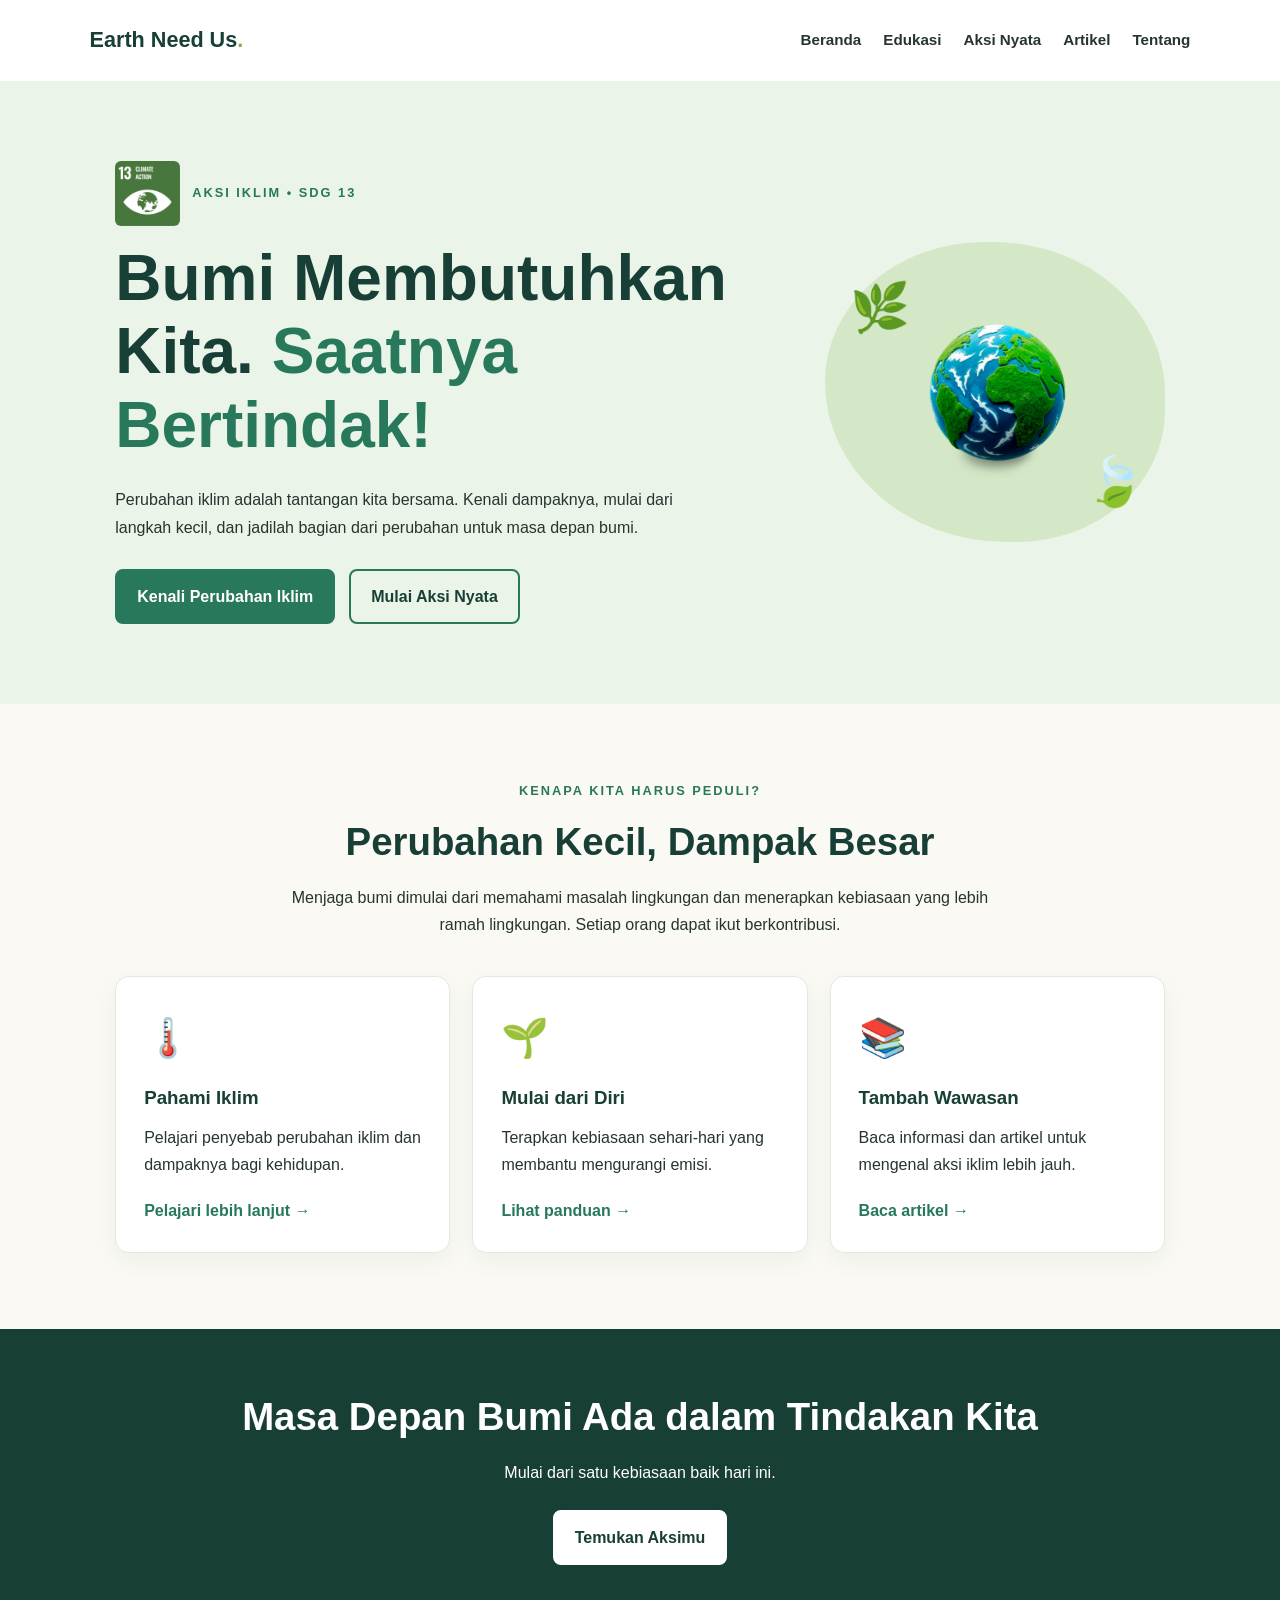
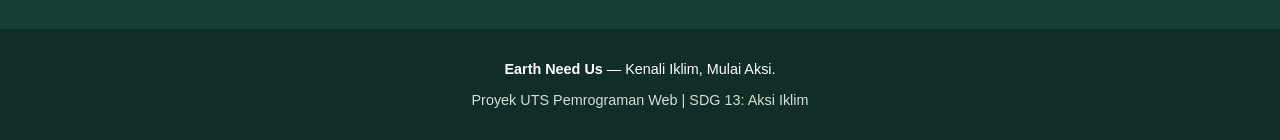
<file: index.html>
<!DOCTYPE html>
<html lang="id">
<head>
    <meta charset="UTF-8">
    <meta name="viewport" content="width=device-width, initial-scale=1.0">
    <title>Earth Need Us | Aksi Iklim</title>
    <meta name="description" content="Earth Need Us adalah website edukasi tentang perubahan iklim dan aksi menjaga bumi.">
    <link rel="stylesheet" href="style.css">
</head>
<body>

    <header class="site-header">
        <a href="index.html" class="logo">Earth Need Us<span>.</span></a>

        <nav aria-label="Navigasi utama">
            <a href="index.html">Beranda</a>
            <a href="edukasi.html">Edukasi</a>
            <a href="panduan.html">Aksi Nyata</a>
            <a href="artikel.html">Artikel</a>
            <a href="tentang.html">Tentang</a>
        </nav>
    </header>

    <main>
        <section class="hero">
           <div class="hero-content">
               
       
               
    <div class="hero-label">
         <img src="images/sdg13.png.webp"
             alt="Logo SDG 13 Climate Action"
             class="sdg-image">
        <p class="eyebrow">AKSI IKLIM • SDG 13</p>


    </div>

    <h1>Bumi Membutuhkan Kita. <span>Saatnya Bertindak!</span></h1>

    <p class="hero-description">
        Perubahan iklim adalah tantangan kita bersama.
        Kenali dampaknya, mulai dari langkah kecil, dan
        jadilah bagian dari perubahan untuk masa depan bumi.
    </p>

    <div class="hero-buttons">
        <a href="edukasi.html" class="button button-primary">
            Kenali Perubahan Iklim
        </a>

        <a href="panduan.html" class="button button-secondary">
            Mulai Aksi Nyata
        </a>
    </div>

</div>

                    </a>
                </div>
            </div>

            <div class="hero-visual">
    <img src="images/earth-hero.png"
         alt="Ilustrasi planet bumi"
         class="earth-image">
                <span class="leaf leaf-one">🌿</span>
                <span class="leaf leaf-two">🍃</span>
            </div>
        </section>

        <section class="intro section-container">
            <p class="eyebrow">KENAPA KITA HARUS PEDULI?</p>
            <h2>Perubahan Kecil, Dampak Besar</h2>
            <p>
                Menjaga bumi dimulai dari memahami masalah lingkungan
                dan menerapkan kebiasaan yang lebih ramah lingkungan.
                Setiap orang dapat ikut berkontribusi.
            </p>

            <div class="feature-grid">
                <article class="feature-card">
                    <span class="feature-icon">🌡️</span>
                    <h3>Pahami Iklim</h3>
                    <p>Pelajari penyebab perubahan iklim dan dampaknya bagi kehidupan.</p>
                    <a href="edukasi.html">Pelajari lebih lanjut →</a>
                </article>

                <article class="feature-card">
                    <span class="feature-icon">🌱</span>
                    <h3>Mulai dari Diri</h3>
                    <p>Terapkan kebiasaan sehari-hari yang membantu mengurangi emisi.</p>
                    <a href="panduan.html">Lihat panduan →</a>
                </article>

                <article class="feature-card">
                    <span class="feature-icon">📚</span>
                    <h3>Tambah Wawasan</h3>
                    <p>Baca informasi dan artikel untuk mengenal aksi iklim lebih jauh.</p>
                    <a href="artikel.html">Baca artikel →</a>
                </article>
            </div>
        </section>

        <section class="call-to-action">
            <h2>Masa Depan Bumi Ada dalam Tindakan Kita</h2>
            <p>Mulai dari satu kebiasaan baik hari ini.</p>
            <a href="panduan.html" class="button button-light">Temukan Aksimu</a>
        </section>
    </main>

    <footer class="site-footer">
        <p><strong>Earth Need Us</strong> — Kenali Iklim, Mulai Aksi.</p>
        <p>Proyek UTS Pemrograman Web | SDG 13: Aksi Iklim</p>
    </footer>

</body>
</html>
</file>
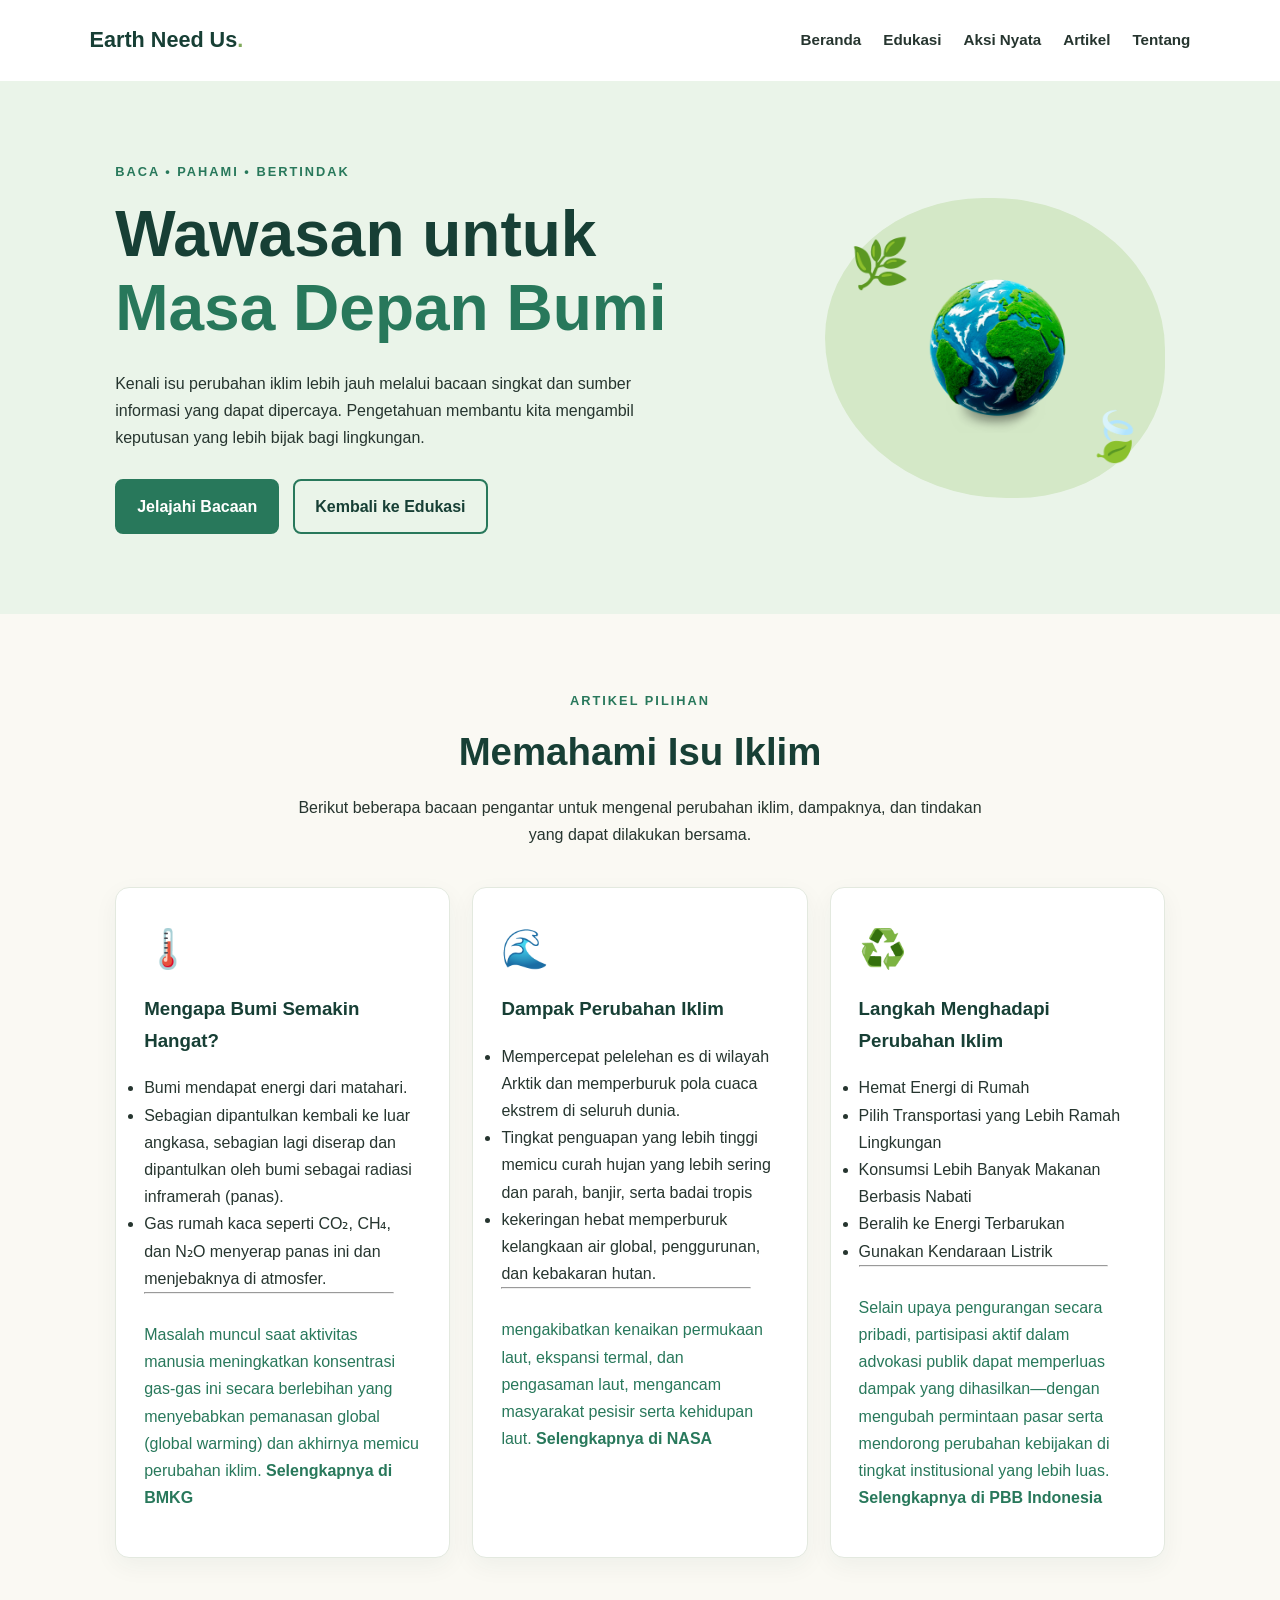
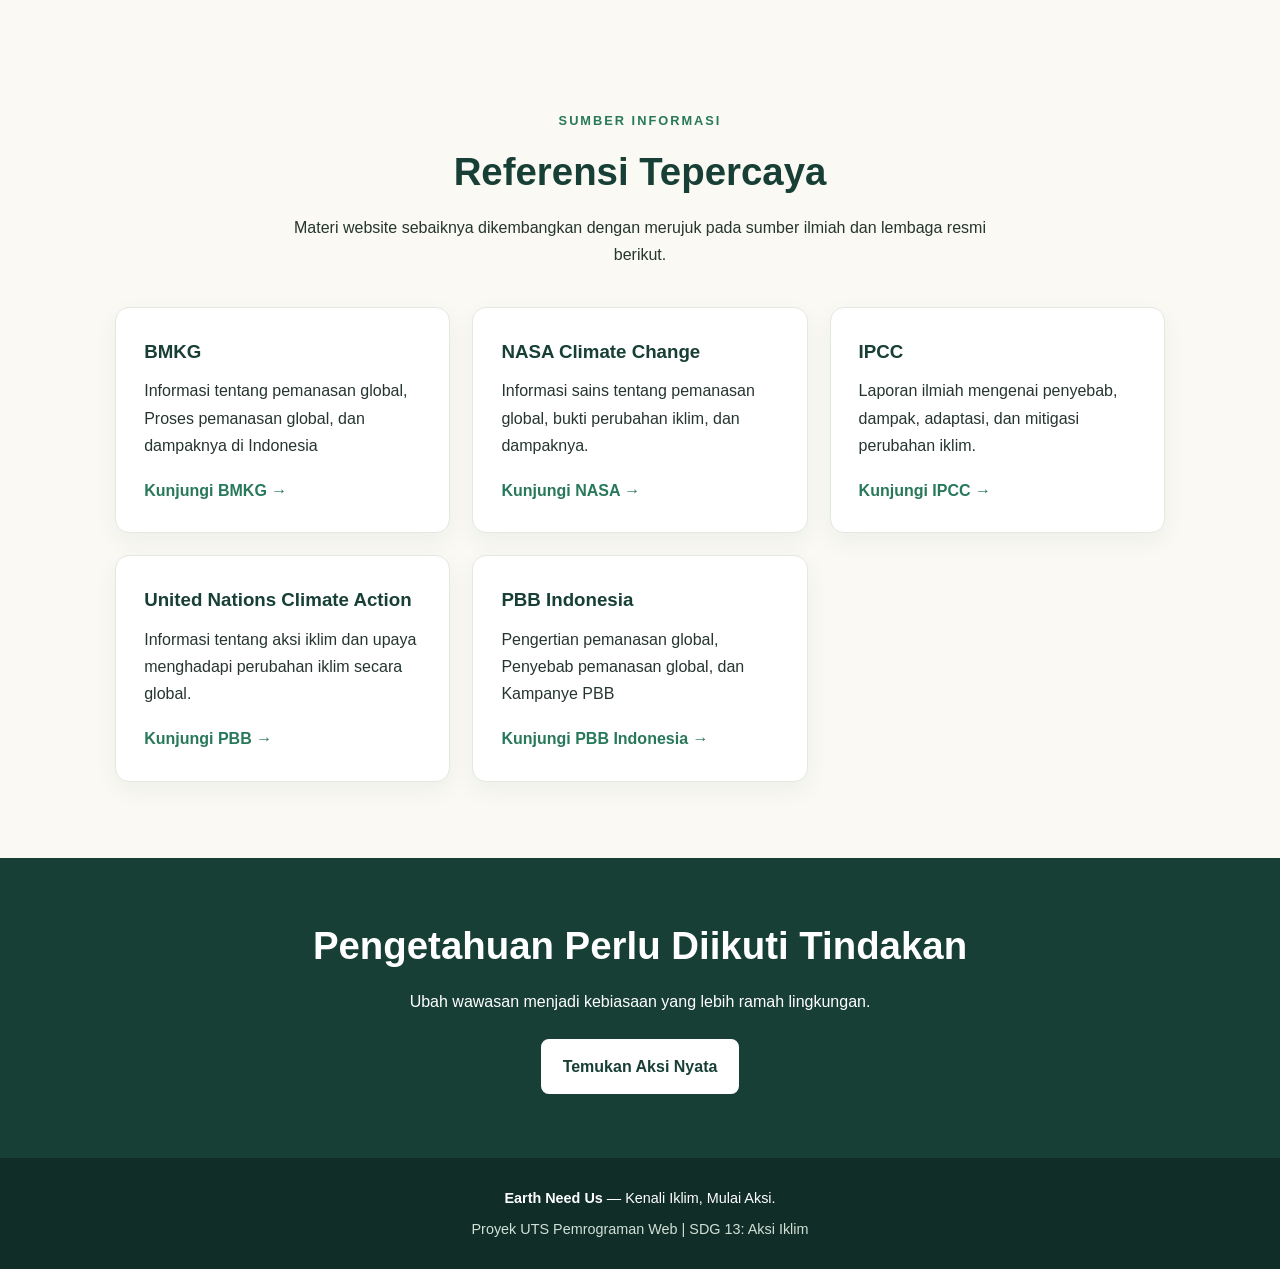
<file: artikel.html>
<!DOCTYPE html>
<html lang="id">
<head>
    <meta charset="UTF-8">
    <meta name="viewport" content="width=device-width, initial-scale=1.0">
    <title>Artikel Lingkungan | Earth Need Us</title>
    <meta name="description" content="Artikel edukasi tentang perubahan iklim, energi bersih, dan perlindungan lingkungan.">
    <link rel="stylesheet" href="style.css">
</head>
<body>

    <header class="site-header">
        <a href="index.html" class="logo">Earth Need Us<span>.</span></a>
        <nav aria-label="Navigasi utama">
            <a href="index.html">Beranda</a>
            <a href="edukasi.html">Edukasi</a>
            <a href="panduan.html">Aksi Nyata</a>
            <a href="artikel.html" aria-current="page">Artikel</a>
            <a href="tentang.html">Tentang</a>
        </nav>
    </header>

    <main>
        <section class="hero">
            <div class="hero-content">
                <p class="eyebrow">BACA • PAHAMI • BERTINDAK</p>
                <h1>Wawasan untuk <span>Masa Depan Bumi</span></h1>
                <p class="hero-description">
                    Kenali isu perubahan iklim lebih jauh melalui
                    bacaan singkat dan sumber informasi yang dapat
                    dipercaya. Pengetahuan membantu kita mengambil
                    keputusan yang lebih bijak bagi lingkungan.
                </p>
                <div class="hero-buttons">
                    <a href="#bacaan" class="button button-primary">
                        Jelajahi Bacaan
                    </a>
                    <a href="edukasi.html" class="button button-secondary">
                        Kembali ke Edukasi
                    </a>
                </div>
            </div>

          <div class="hero-visual">
    <img src="images/earth-hero.png"
         alt="Ilustrasi planet bumi"
         class="earth-image">
                <span class="leaf leaf-one">🌿</span>
                <span class="leaf leaf-two">🍃</span>
            </div>
        </section>

        <section class="section-container" id="bacaan">
            <p class="eyebrow">ARTIKEL PILIHAN</p>
            <h2>Memahami Isu Iklim</h2>
            <p>
                Berikut beberapa bacaan pengantar untuk mengenal
                perubahan iklim, dampaknya, dan tindakan yang dapat
                dilakukan bersama.
            </p>

            <div class="feature-grid">
                <article class="feature-card">
                    <span class="feature-icon">🌡️</span>
                    <h3>Mengapa Bumi Semakin Hangat?</h3>
                    <p>
                        <ul>
                            <li> Bumi mendapat energi dari matahari. </li>
                            <li>Sebagian dipantulkan kembali ke luar angkasa, 
                            sebagian lagi diserap dan dipantulkan oleh bumi sebagai radiasi inframerah (panas). </li>
                            <li> Gas rumah kaca seperti CO₂, CH₄, dan N₂O menyerap panas ini dan menjebaknya di atmosfer. </li>
                        </ul>
                        <hr style="width: 90%;"> 
                        <br>
                        <p class="expl-green">
                        
                        Masalah muncul saat aktivitas manusia meningkatkan konsentrasi gas-gas ini secara berlebihan 
                        yang menyebabkan pemanasan global (global warming) dan akhirnya memicu perubahan iklim.
                            <a href="https://gaw-bariri.bmkg.go.id/publikasi/gawsarium/243-perubahan-iklim"
                               target="_blank" rel="noopener noreferrer">
                                Selengkapnya di BMKG
                            </a>
                        </p>
                    </p>

                </article>

                <article class="feature-card">
                    <span class="feature-icon">🌊</span>
                    <h3>Dampak Perubahan Iklim</h3>
                    <p>
                        <ul>
                            <li>Mempercepat pelelehan es di wilayah Arktik dan memperburuk pola cuaca ekstrem di seluruh dunia. </li>
                            <li>Tingkat penguapan yang lebih tinggi memicu curah hujan yang lebih sering dan parah, banjir, serta badai tropis </li>
                            <li>kekeringan hebat memperburuk kelangkaan air global, penggurunan, dan kebakaran hutan.</li>
                        </ul>
                        <hr style="width: 90%;"> 
                        <br>
                        <p class="expl-green">
                            mengakibatkan kenaikan permukaan laut, 
                            ekspansi termal, dan pengasaman laut, mengancam masyarakat pesisir serta kehidupan laut.
                            <a href="https://climate.nasa.gov/"
                               target="_blank" rel="noopener noreferrer">
                                Selengkapnya di NASA
                            </a>
                        </p>
                    </p>

                </article>

                <article class="feature-card">
                    <span class="feature-icon">♻️</span>
                    <h3>Langkah Menghadapi Perubahan Iklim</h3>
                    <p>
                        <ul>
                            <li>Hemat Energi di Rumah </li>
                            <li> Pilih Transportasi yang Lebih Ramah Lingkungan </li>
                            <li> Konsumsi Lebih Banyak Makanan Berbasis Nabati </li>
                            <li>Beralih ke Energi Terbarukan</li>
                            <li>Gunakan Kendaraan Listrik</li>
                         </ul>
                        <hr style="width: 90%;"> 
                        <br>
                         <p class=" expl-green">
                             Selain upaya pengurangan secara pribadi, 
                             partisipasi aktif dalam advokasi publik dapat memperluas dampak yang dihasilkan—dengan mengubah 
                             permintaan pasar serta mendorong perubahan kebijakan di tingkat institusional yang lebih luas.
                            <a href="https://indonesia.un.org/id/172909-apa-itu-perubahan-iklim"
                               target="_blank" rel="noopener noreferrer">
                                Selengkapnya di PBB Indonesia
                            </a>
                         </p>

                    </p>

                </article>
            </div>
        </section>

        <section class="section-container">
            <p class="eyebrow">SUMBER INFORMASI</p>
            <h2>Referensi Tepercaya</h2>
            <p>
                Materi website sebaiknya dikembangkan dengan merujuk
                pada sumber ilmiah dan lembaga resmi berikut.
            </p>

            <div class="feature-grid">

                <article class="feature-card">
                    <h3> BMKG </h3>
                    <P>
                        Informasi tentang pemanasan global,
                        Proses pemanasan global, dan dampaknya di Indonesia
                    </P>
                    <a href="https://gaw-bariri.bmkg.go.id/publikasi/gawsarium/243-perubahan-iklim"
                       target="_blank" rel="noopener noreferrer">
                        Kunjungi BMKG →
                    </a>
                </article>


                <article class="feature-card">
                    <h3>NASA Climate Change</h3>
                    <p>
                        Informasi sains tentang pemanasan global,
                        bukti perubahan iklim, dan dampaknya.
                    </p>
                    <a href="https://climate.nasa.gov/"
                       target="_blank" rel="noopener noreferrer">
                        Kunjungi NASA →
                    </a>
                </article>

                <article class="feature-card">
                    <h3>IPCC</h3>
                    <p>
                        Laporan ilmiah mengenai penyebab, dampak,
                        adaptasi, dan mitigasi perubahan iklim.
                    </p>
                    <a href="https://www.ipcc.ch/"
                       target="_blank" rel="noopener noreferrer">
                        Kunjungi IPCC →
                    </a>
                </article>

                <article class="feature-card">
                    <h3>United Nations Climate Action</h3>
                    <p>
                        Informasi tentang aksi iklim dan upaya
                        menghadapi perubahan iklim secara global.
                    </p>
                    <a href="https://www.un.org/en/climatechange"
                       target="_blank" rel="noopener noreferrer">
                        Kunjungi PBB →
                    </a>
                </article>

                <article class="feature-card">
                    <h3> PBB Indonesia </h3>
                    <P>
                        Pengertian pemanasan global,
                       Penyebab pemanasan global, dan Kampanye PBB
                    </P>
                    <a href="https://indonesia.un.org/id/172909-apa-itu-perubahan-iklim"
                       target="_blank" rel="noopener noreferrer">
                        Kunjungi PBB Indonesia →
                    </a>
                </article>


            </div>
        </section>

        <section class="call-to-action">
            <h2>Pengetahuan Perlu Diikuti Tindakan</h2>
            <p>Ubah wawasan menjadi kebiasaan yang lebih ramah lingkungan.</p>
            <a href="panduan.html" class="button button-light">
                Temukan Aksi Nyata
            </a>
        </section>
    </main>

    <footer class="site-footer">
        <p><strong>Earth Need Us</strong> — Kenali Iklim, Mulai Aksi.</p>
        <p>Proyek UTS Pemrograman Web | SDG 13: Aksi Iklim</p>
    </footer>

</body>
</html>
</file>
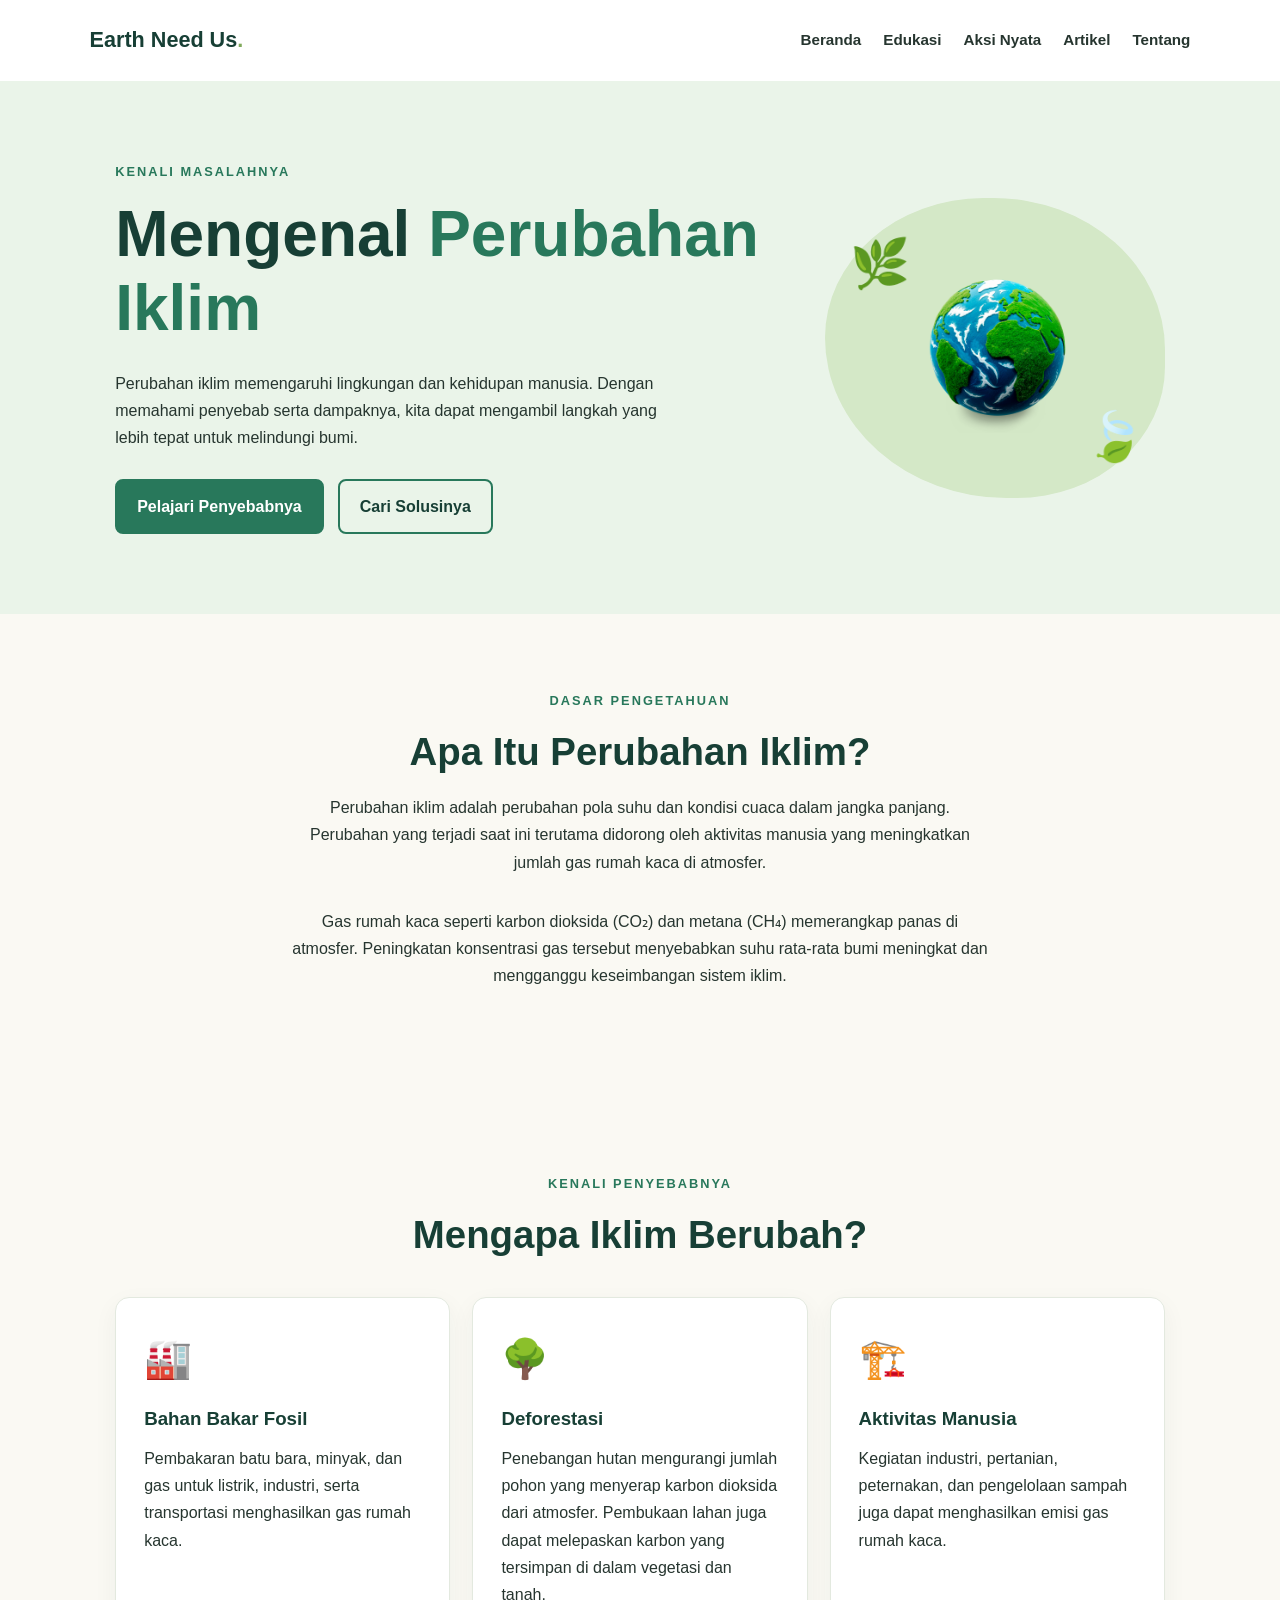
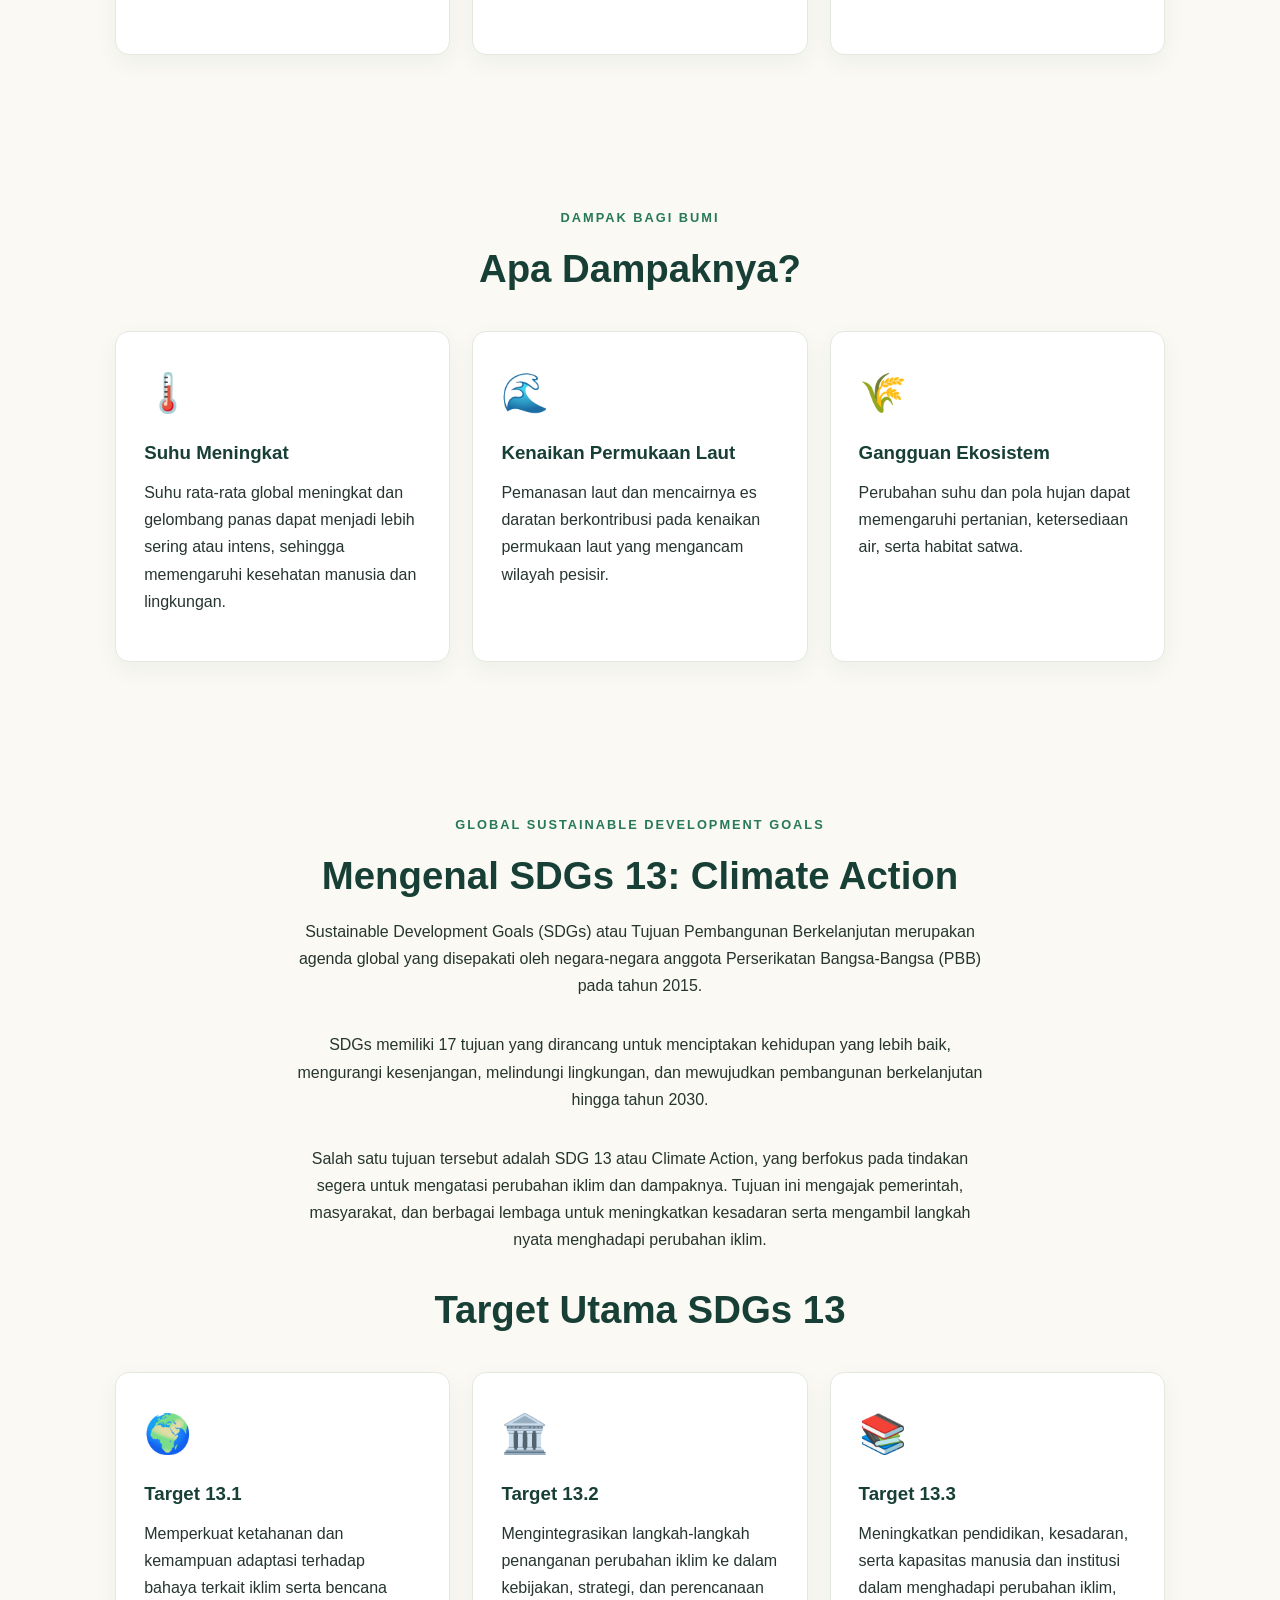
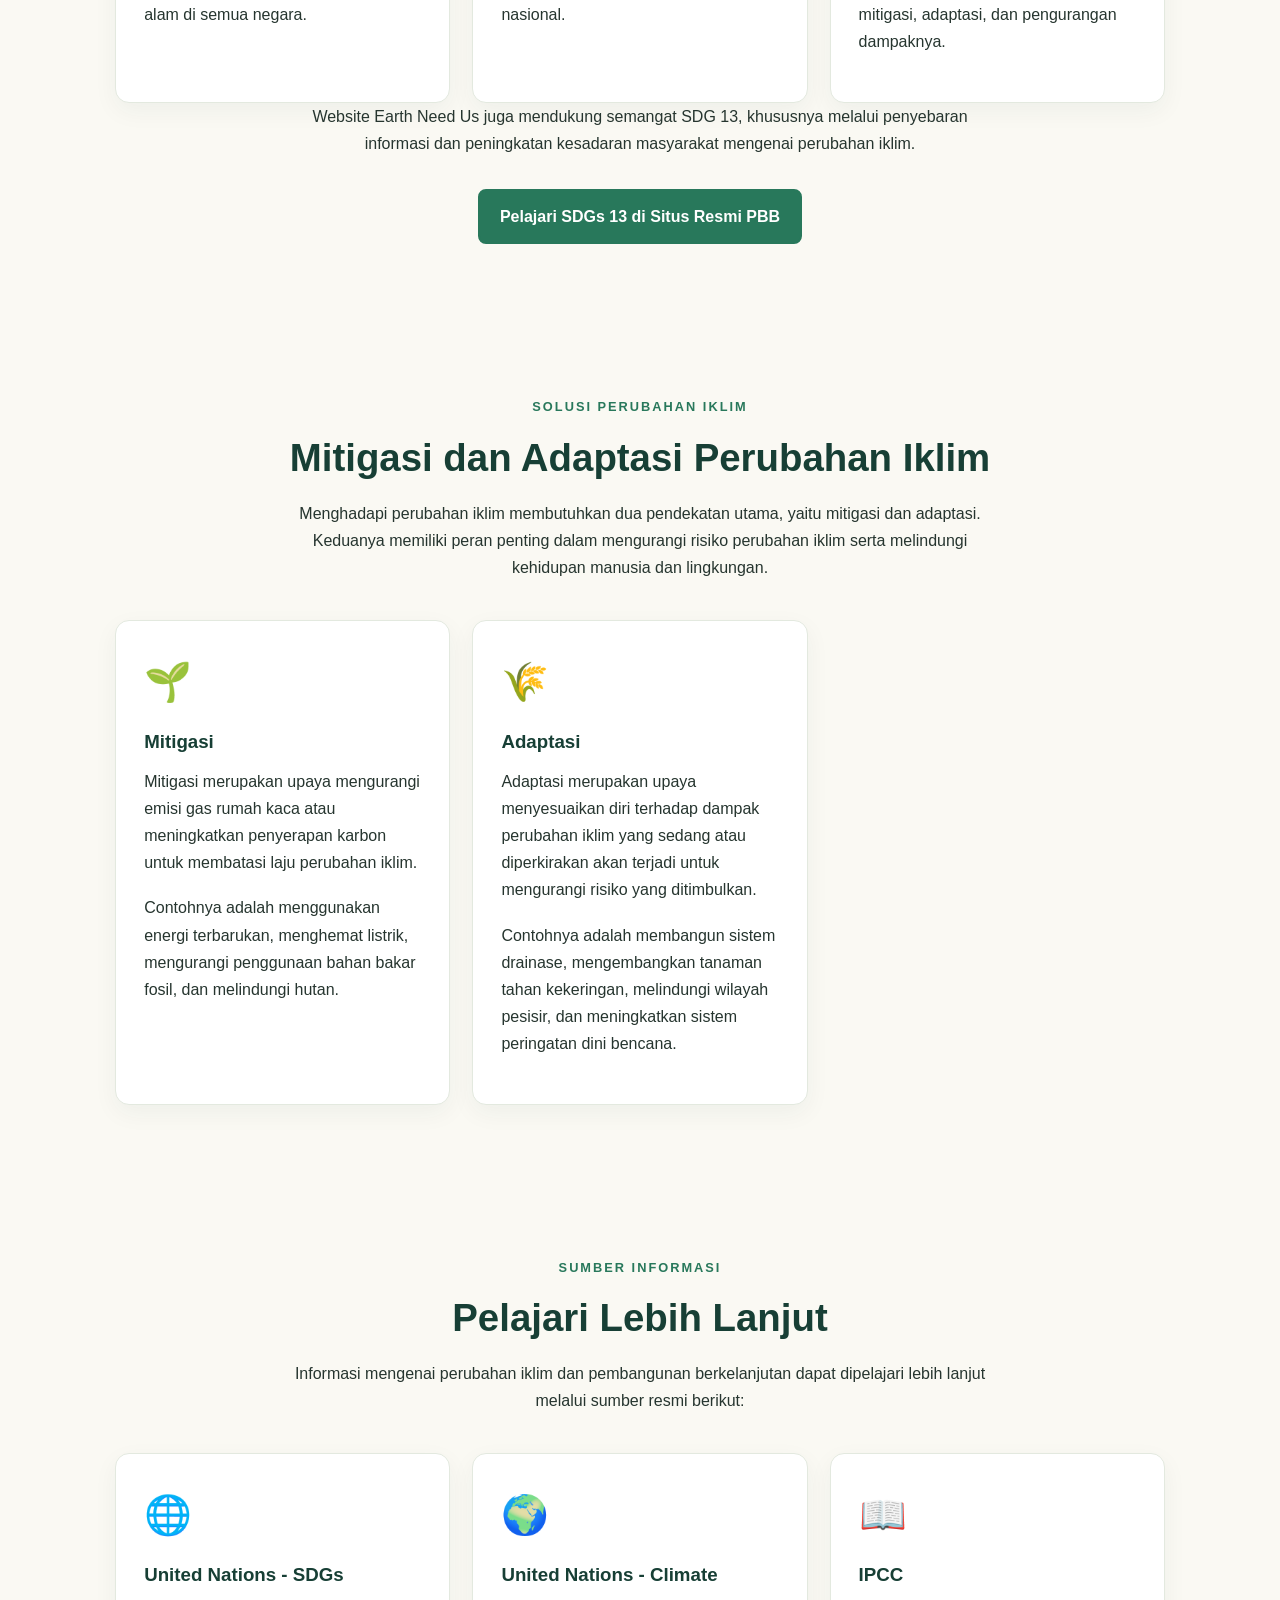
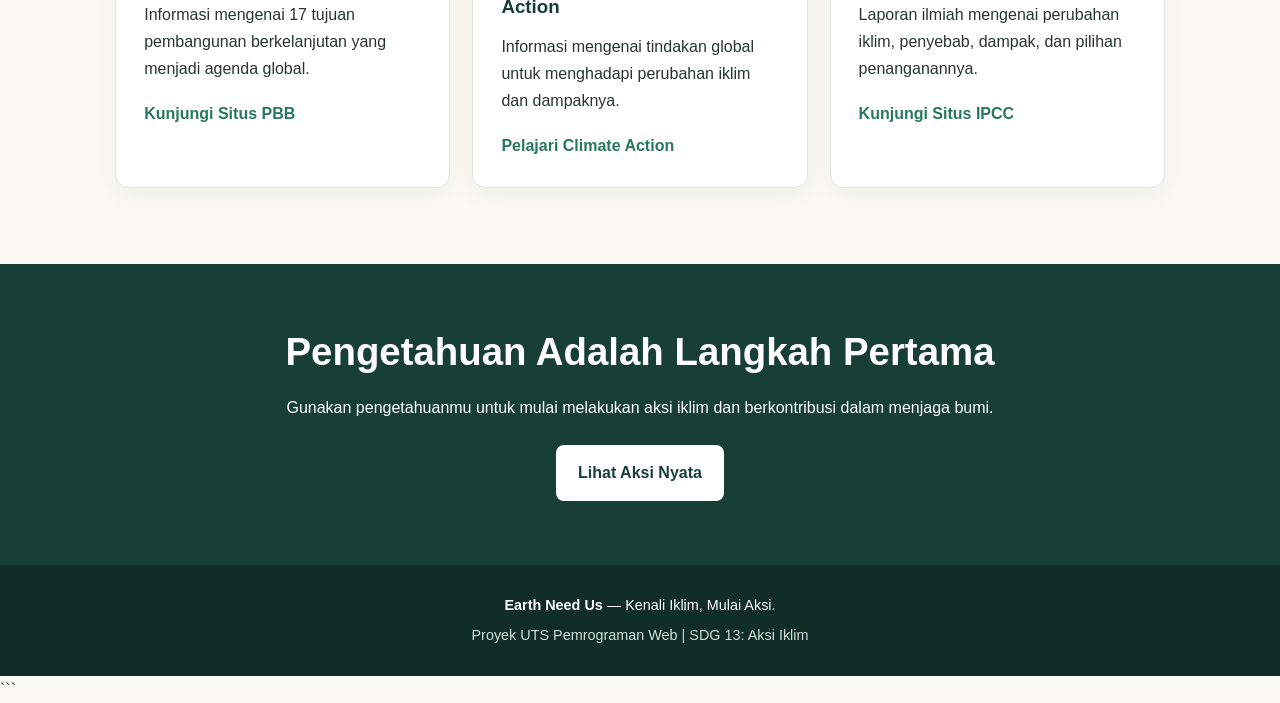
<file: edukasi.html>
<!DOCTYPE html>

<html lang="id">

<head>
    <meta charset="UTF-8">
    <meta name="viewport" content="width=device-width, initial-scale=1.0">


<title>Edukasi Perubahan Iklim | Earth Need Us</title>

<meta name="description" content="Pelajari pengertian, penyebab, dampak perubahan iklim, SDGs 13, serta upaya mitigasi dan adaptasi untuk melindungi bumi.">

<link rel="stylesheet" href="style.css">

</head>

<body>


<!-- HEADER -->
<header class="site-header">

    <a href="index.html" class="logo">
        Earth Need Us<span>.</span>
    </a>

    <nav aria-label="Navigasi utama">
        <a href="index.html">Beranda</a>
        <a href="edukasi.html" aria-current="page">Edukasi</a>
        <a href="panduan.html">Aksi Nyata</a>
        <a href="artikel.html">Artikel</a>
        <a href="tentang.html">Tentang</a>
    </nav>

</header>


<main>

    <!-- HERO SECTION -->
    <section class="hero">

        <div class="hero-content">

            <p class="eyebrow">KENALI MASALAHNYA</p>

            <h1>
                Mengenal <span>Perubahan Iklim</span>
            </h1>

            <p class="hero-description">
                Perubahan iklim memengaruhi lingkungan dan kehidupan
                manusia. Dengan memahami penyebab serta dampaknya,
                kita dapat mengambil langkah yang lebih tepat untuk
                melindungi bumi.
            </p>

            <div class="hero-buttons">

                <a href="#penyebab" class="button button-primary">
                    Pelajari Penyebabnya
                </a>

                <a href="panduan.html" class="button button-secondary">
                    Cari Solusinya
                </a>

            </div>

        </div>

         <div class="hero-visual">
    <img src="images/earth-hero.png"
         alt="Ilustrasi planet bumi"
         class="earth-image">
                <span class="leaf leaf-one">🌿</span>
                <span class="leaf leaf-two">🍃</span>
            </div>
    </section>


    <!-- PENGERTIAN PERUBAHAN IKLIM -->
    <section class="section-container">

        <p class="eyebrow">DASAR PENGETAHUAN</p>

        <h2>Apa Itu Perubahan Iklim?</h2>

        <p>
            Perubahan iklim adalah perubahan pola suhu dan kondisi
            cuaca dalam jangka panjang. Perubahan yang terjadi saat
            ini terutama didorong oleh aktivitas manusia yang
            meningkatkan jumlah gas rumah kaca di atmosfer.
        </p>

        <p>
            Gas rumah kaca seperti karbon dioksida (CO₂) dan metana (CH₄)
            memerangkap panas di atmosfer. Peningkatan konsentrasi gas
            tersebut menyebabkan suhu rata-rata bumi meningkat dan
            mengganggu keseimbangan sistem iklim.
        </p>

    </section>


    <!-- PENYEBAB PERUBAHAN IKLIM -->
    <section class="section-container" id="penyebab">

        <p class="eyebrow">KENALI PENYEBABNYA</p>

        <h2>Mengapa Iklim Berubah?</h2>

        <div class="feature-grid">

            <article class="feature-card">

                <span class="feature-icon">🏭</span>

                <h3>Bahan Bakar Fosil</h3>

                <p>
                    Pembakaran batu bara, minyak, dan gas untuk
                    listrik, industri, serta transportasi
                    menghasilkan gas rumah kaca.
                </p>

            </article>


            <article class="feature-card">

                <span class="feature-icon">🌳</span>

                <h3>Deforestasi</h3>

                <p>
                    Penebangan hutan mengurangi jumlah pohon yang
                    menyerap karbon dioksida dari atmosfer.
                    Pembukaan lahan juga dapat melepaskan karbon
                    yang tersimpan di dalam vegetasi dan tanah.
                </p>

            </article>


            <article class="feature-card">

                <span class="feature-icon">🏗️</span>

                <h3>Aktivitas Manusia</h3>

                <p>
                    Kegiatan industri, pertanian, peternakan,
                    dan pengelolaan sampah juga dapat menghasilkan
                    emisi gas rumah kaca.
                </p>

            </article>

        </div>

    </section>


    <!-- DAMPAK PERUBAHAN IKLIM -->
    <section class="section-container">

        <p class="eyebrow">DAMPAK BAGI BUMI</p>

        <h2>Apa Dampaknya?</h2>

        <div class="feature-grid">

            <article class="feature-card">

                <span class="feature-icon">🌡️</span>

                <h3>Suhu Meningkat</h3>

                <p>
                    Suhu rata-rata global meningkat dan gelombang
                    panas dapat menjadi lebih sering atau intens,
                    sehingga memengaruhi kesehatan manusia
                    dan lingkungan.
                </p>

            </article>


            <article class="feature-card">

                <span class="feature-icon">🌊</span>

                <h3>Kenaikan Permukaan Laut</h3>

                <p>
                    Pemanasan laut dan mencairnya es daratan
                    berkontribusi pada kenaikan permukaan laut
                    yang mengancam wilayah pesisir.
                </p>

            </article>


            <article class="feature-card">

                <span class="feature-icon">🌾</span>

                <h3>Gangguan Ekosistem</h3>

                <p>
                    Perubahan suhu dan pola hujan dapat memengaruhi
                    pertanian, ketersediaan air, serta habitat satwa.
                </p>

            </article>

        </div>

    </section>


    <!-- MENGENAL SDGS 13 -->
    <section class="section-container" id="sdgs">

        <p class="eyebrow">GLOBAL SUSTAINABLE DEVELOPMENT GOALS</p>

        <h2>Mengenal SDGs 13: Climate Action</h2>

        <p>
            Sustainable Development Goals (SDGs) atau Tujuan
            Pembangunan Berkelanjutan merupakan agenda global
            yang disepakati oleh negara-negara anggota Perserikatan
            Bangsa-Bangsa (PBB) pada tahun 2015.
        </p>

        <p>
            SDGs memiliki 17 tujuan yang dirancang untuk menciptakan
            kehidupan yang lebih baik, mengurangi kesenjangan,
            melindungi lingkungan, dan mewujudkan pembangunan
            berkelanjutan hingga tahun 2030.
        </p>

        <p>
            Salah satu tujuan tersebut adalah SDG 13 atau
            Climate Action, yang berfokus pada tindakan segera
            untuk mengatasi perubahan iklim dan dampaknya.
            Tujuan ini mengajak pemerintah, masyarakat, dan
            berbagai lembaga untuk meningkatkan kesadaran serta
            mengambil langkah nyata menghadapi perubahan iklim.
        </p>


        <h2>Target Utama SDGs 13</h2>

        <div class="feature-grid">

            <article class="feature-card">

                <span class="feature-icon">🌍</span>

                <h3>Target 13.1</h3>

                <p>
                    Memperkuat ketahanan dan kemampuan adaptasi
                    terhadap bahaya terkait iklim serta bencana
                    alam di semua negara.
                </p>

            </article>


            <article class="feature-card">

                <span class="feature-icon">🏛️</span>

                <h3>Target 13.2</h3>

                <p>
                    Mengintegrasikan langkah-langkah penanganan
                    perubahan iklim ke dalam kebijakan, strategi,
                    dan perencanaan nasional.
                </p>

            </article>


            <article class="feature-card">

                <span class="feature-icon">📚</span>

                <h3>Target 13.3</h3>

                <p>
                    Meningkatkan pendidikan, kesadaran, serta
                    kapasitas manusia dan institusi dalam
                    menghadapi perubahan iklim, mitigasi,
                    adaptasi, dan pengurangan dampaknya.
                </p>

            </article>

        </div>


        <p>
            Website Earth Need Us juga mendukung semangat SDG 13,
            khususnya melalui penyebaran informasi dan peningkatan
            kesadaran masyarakat mengenai perubahan iklim.
        </p>

        <a href="https://sdgs.un.org/goals/goal13"
            target="_blank"
            rel="noopener noreferrer"
            class="button button-primary">

            Pelajari SDGs 13 di Situs Resmi PBB

        </a>

    </section>


    <!-- MITIGASI DAN ADAPTASI -->
    <section class="section-container" id="mitigasi-adaptasi">

        <p class="eyebrow">SOLUSI PERUBAHAN IKLIM</p>

        <h2>Mitigasi dan Adaptasi Perubahan Iklim</h2>

        <p>
            Menghadapi perubahan iklim membutuhkan dua pendekatan
            utama, yaitu mitigasi dan adaptasi. Keduanya memiliki
            peran penting dalam mengurangi risiko perubahan iklim
            serta melindungi kehidupan manusia dan lingkungan.
        </p>

        <div class="feature-grid">

            <article class="feature-card">

                <span class="feature-icon">🌱</span>

                <h3>Mitigasi</h3>

                <p>
                    Mitigasi merupakan upaya mengurangi emisi
                    gas rumah kaca atau meningkatkan penyerapan
                    karbon untuk membatasi laju perubahan iklim.
                </p>

                <p>
                    Contohnya adalah menggunakan energi terbarukan,
                    menghemat listrik, mengurangi penggunaan
                    bahan bakar fosil, dan melindungi hutan.
                </p>

            </article>


            <article class="feature-card">

                <span class="feature-icon">🌾</span>

                <h3>Adaptasi</h3>

                <p>
                    Adaptasi merupakan upaya menyesuaikan diri
                    terhadap dampak perubahan iklim yang sedang
                    atau diperkirakan akan terjadi untuk
                    mengurangi risiko yang ditimbulkan.
                </p>

                <p>
                    Contohnya adalah membangun sistem drainase,
                    mengembangkan tanaman tahan kekeringan,
                    melindungi wilayah pesisir, dan meningkatkan
                    sistem peringatan dini bencana.
                </p>

            </article>

        </div>

    </section>


    <!-- SUMBER REFERENSI -->
    <section class="section-container">

        <p class="eyebrow">SUMBER INFORMASI</p>

        <h2>Pelajari Lebih Lanjut</h2>

        <p>
            Informasi mengenai perubahan iklim dan pembangunan
            berkelanjutan dapat dipelajari lebih lanjut melalui
            sumber resmi berikut:
        </p>

        <div class="feature-grid">

            <article class="feature-card">

                <span class="feature-icon">🌐 </span>

                <h3>United Nations - SDGs</h3>

                <p>
                    Informasi mengenai 17 tujuan pembangunan
                    berkelanjutan yang menjadi agenda global.
                </p>

                <a href="https://sdgs.un.org/goals"
                    target="_blank"
                    rel="noopener noreferrer">

                    Kunjungi Situs PBB

                </a>

            </article>


            <article class="feature-card">

                <span class="feature-icon">🌍</span>

                <h3>United Nations - Climate Action</h3>

                <p>
                    Informasi mengenai tindakan global untuk
                    menghadapi perubahan iklim dan dampaknya.
                </p>

                <a href="https://www.un.org/en/climatechange"
                    target="_blank"
                    rel="noopener noreferrer">

                    Pelajari Climate Action

                </a>

            </article>


            <article class="feature-card">

                <span class="feature-icon">📖</span>

                <h3>IPCC</h3>

                <p>
                    Laporan ilmiah mengenai perubahan iklim,
                    penyebab, dampak, dan pilihan penanganannya.
                </p>

                <a href="https://www.ipcc.ch/"
                    target="_blank"
                    rel="noopener noreferrer">

                    Kunjungi Situs IPCC

                </a>

            </article>

        </div>

    </section>


    <!-- CALL TO ACTION -->
    <section class="call-to-action">

        <h2>Pengetahuan Adalah Langkah Pertama</h2>

        <p>
            Gunakan pengetahuanmu untuk mulai melakukan
            aksi iklim dan berkontribusi dalam menjaga bumi.
        </p>

        <a href="panduan.html" class="button button-light">
            Lihat Aksi Nyata
        </a>

    </section>

</main>


<!-- FOOTER -->
<footer class="site-footer">

    <p>
        <strong>Earth Need Us</strong> — Kenali Iklim, Mulai Aksi.
    </p>

    <p>
        Proyek UTS Pemrograman Web | SDG 13: Aksi Iklim
    </p>

</footer>
```

</body>

</html>
</file>
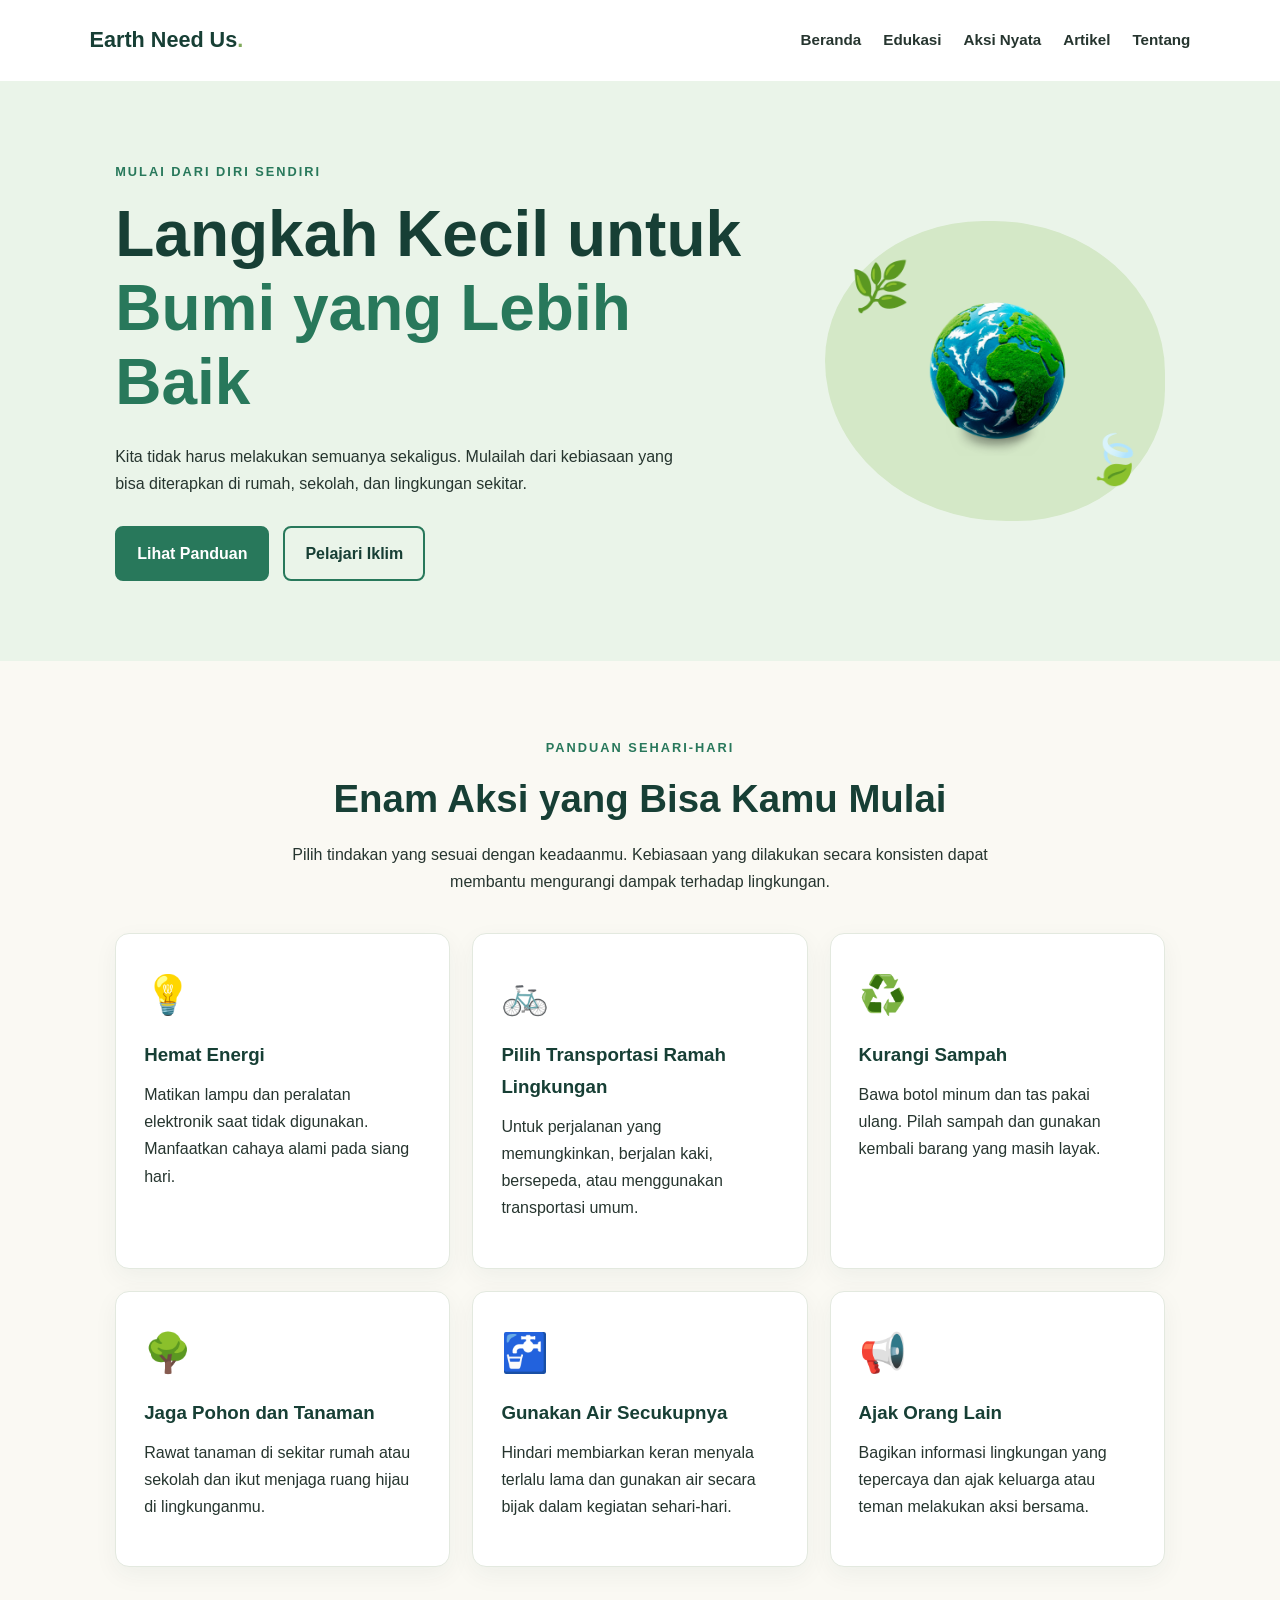
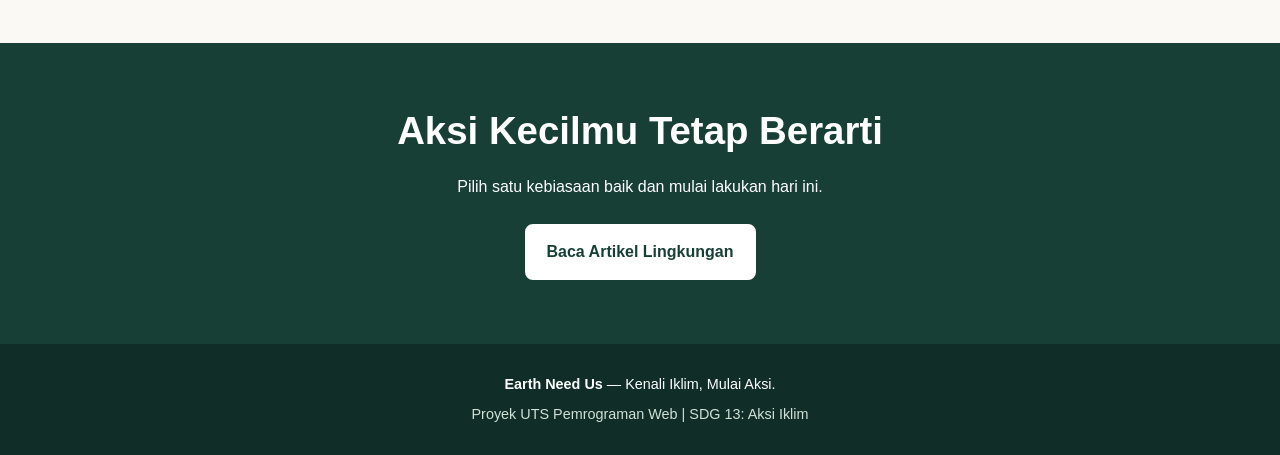
<file: panduan.html>
<!DOCTYPE html>
<html lang="id">
<head>
    <meta charset="UTF-8">
    <meta name="viewport" content="width=device-width, initial-scale=1.0">
    <title>Aksi Nyata | Earth Need Us</title>
    <meta name="description" content="Panduan tindakan sehari-hari untuk membantu menjaga lingkungan dan mengurangi emisi.">
    <link rel="stylesheet" href="style.css">
</head>
<body>

    <header class="site-header">
        <a href="index.html" class="logo">Earth Need Us<span>.</span></a>

        <nav aria-label="Navigasi utama">
            <a href="index.html">Beranda</a>
            <a href="edukasi.html">Edukasi</a>
            <a href="panduan.html" aria-current="page">Aksi Nyata</a>
            <a href="artikel.html">Artikel</a>
            <a href="tentang.html">Tentang</a>
        </nav>
    </header>

    <main>
        <section class="hero">
            <div class="hero-content">
                <p class="eyebrow">MULAI DARI DIRI SENDIRI</p>
                <h1>Langkah Kecil untuk <span>Bumi yang Lebih Baik</span></h1>
                <p class="hero-description">
                    Kita tidak harus melakukan semuanya sekaligus.
                    Mulailah dari kebiasaan yang bisa diterapkan di rumah,
                    sekolah, dan lingkungan sekitar.
                </p>
                <div class="hero-buttons">
                    <a href="#aksi" class="button button-primary">
                        Lihat Panduan
                    </a>
                    <a href="edukasi.html" class="button button-secondary">
                        Pelajari Iklim
                    </a>
                </div>
            </div>

            <div class="hero-visual">
    <img src="images/earth-hero.png"
         alt="Ilustrasi planet bumi"
         class="earth-image">
                <span class="leaf leaf-one">🌿</span>
                <span class="leaf leaf-two">🍃</span>
            </div>
        </section>

        <section class="section-container" id="aksi">
            <p class="eyebrow">PANDUAN SEHARI-HARI</p>
            <h2>Enam Aksi yang Bisa Kamu Mulai</h2>
            <p>
                Pilih tindakan yang sesuai dengan keadaanmu.
                Kebiasaan yang dilakukan secara konsisten dapat membantu
                mengurangi dampak terhadap lingkungan.
            </p>

            <div class="feature-grid">
                <article class="feature-card">
                    <span class="feature-icon">💡</span>
                    <h3>Hemat Energi</h3>
                    <p>
                        Matikan lampu dan peralatan elektronik saat tidak
                        digunakan. Manfaatkan cahaya alami pada siang hari.
                    </p>
                </article>

                <article class="feature-card">
                    <span class="feature-icon">🚲</span>
                    <h3>Pilih Transportasi Ramah Lingkungan</h3>
                    <p>
                        Untuk perjalanan yang memungkinkan, berjalan kaki,
                        bersepeda, atau menggunakan transportasi umum.
                    </p>
                </article>

                <article class="feature-card">
                    <span class="feature-icon">♻️</span>
                    <h3>Kurangi Sampah</h3>
                    <p>
                        Bawa botol minum dan tas pakai ulang. Pilah sampah
                        dan gunakan kembali barang yang masih layak.
                    </p>
                </article>

                <article class="feature-card">
                    <span class="feature-icon">🌳</span>
                    <h3>Jaga Pohon dan Tanaman</h3>
                    <p>
                        Rawat tanaman di sekitar rumah atau sekolah dan
                        ikut menjaga ruang hijau di lingkunganmu.
                    </p>
                </article>

                <article class="feature-card">
                    <span class="feature-icon">🚰</span>
                    <h3>Gunakan Air Secukupnya</h3>
                    <p>
                        Hindari membiarkan keran menyala terlalu lama dan
                        gunakan air secara bijak dalam kegiatan sehari-hari.
                    </p>
                </article>

                <article class="feature-card">
                    <span class="feature-icon">📢</span>
                    <h3>Ajak Orang Lain</h3>
                    <p>
                        Bagikan informasi lingkungan yang tepercaya dan
                        ajak keluarga atau teman melakukan aksi bersama.
                    </p>
                </article>
            </div>
        </section>

        <section class="call-to-action">
            <h2>Aksi Kecilmu Tetap Berarti</h2>
            <p>Pilih satu kebiasaan baik dan mulai lakukan hari ini.</p>
            <a href="artikel.html" class="button button-light">
                Baca Artikel Lingkungan
            </a>
        </section>
    </main>

    <footer class="site-footer">
        <p><strong>Earth Need Us</strong> — Kenali Iklim, Mulai Aksi.</p>
        <p>Proyek UTS Pemrograman Web | SDG 13: Aksi Iklim</p>
    </footer>

</body>
</html>
</file>
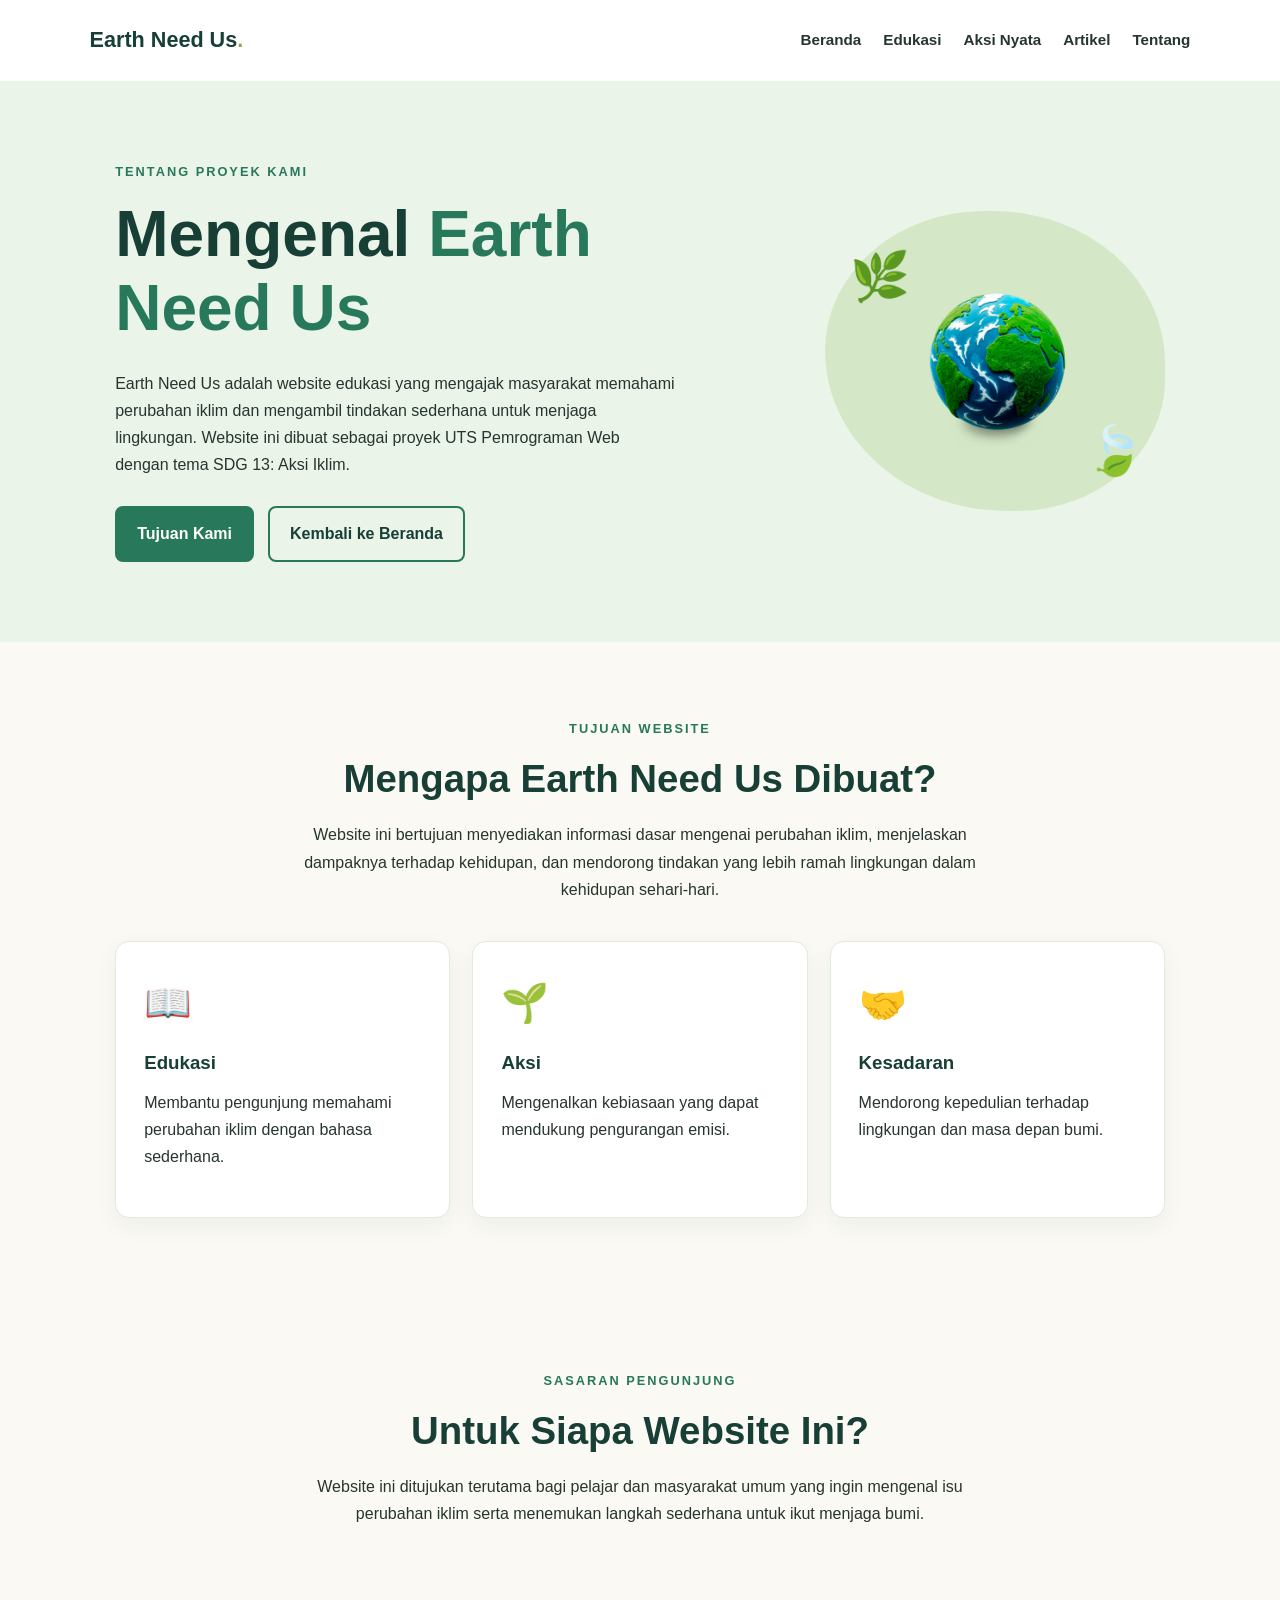
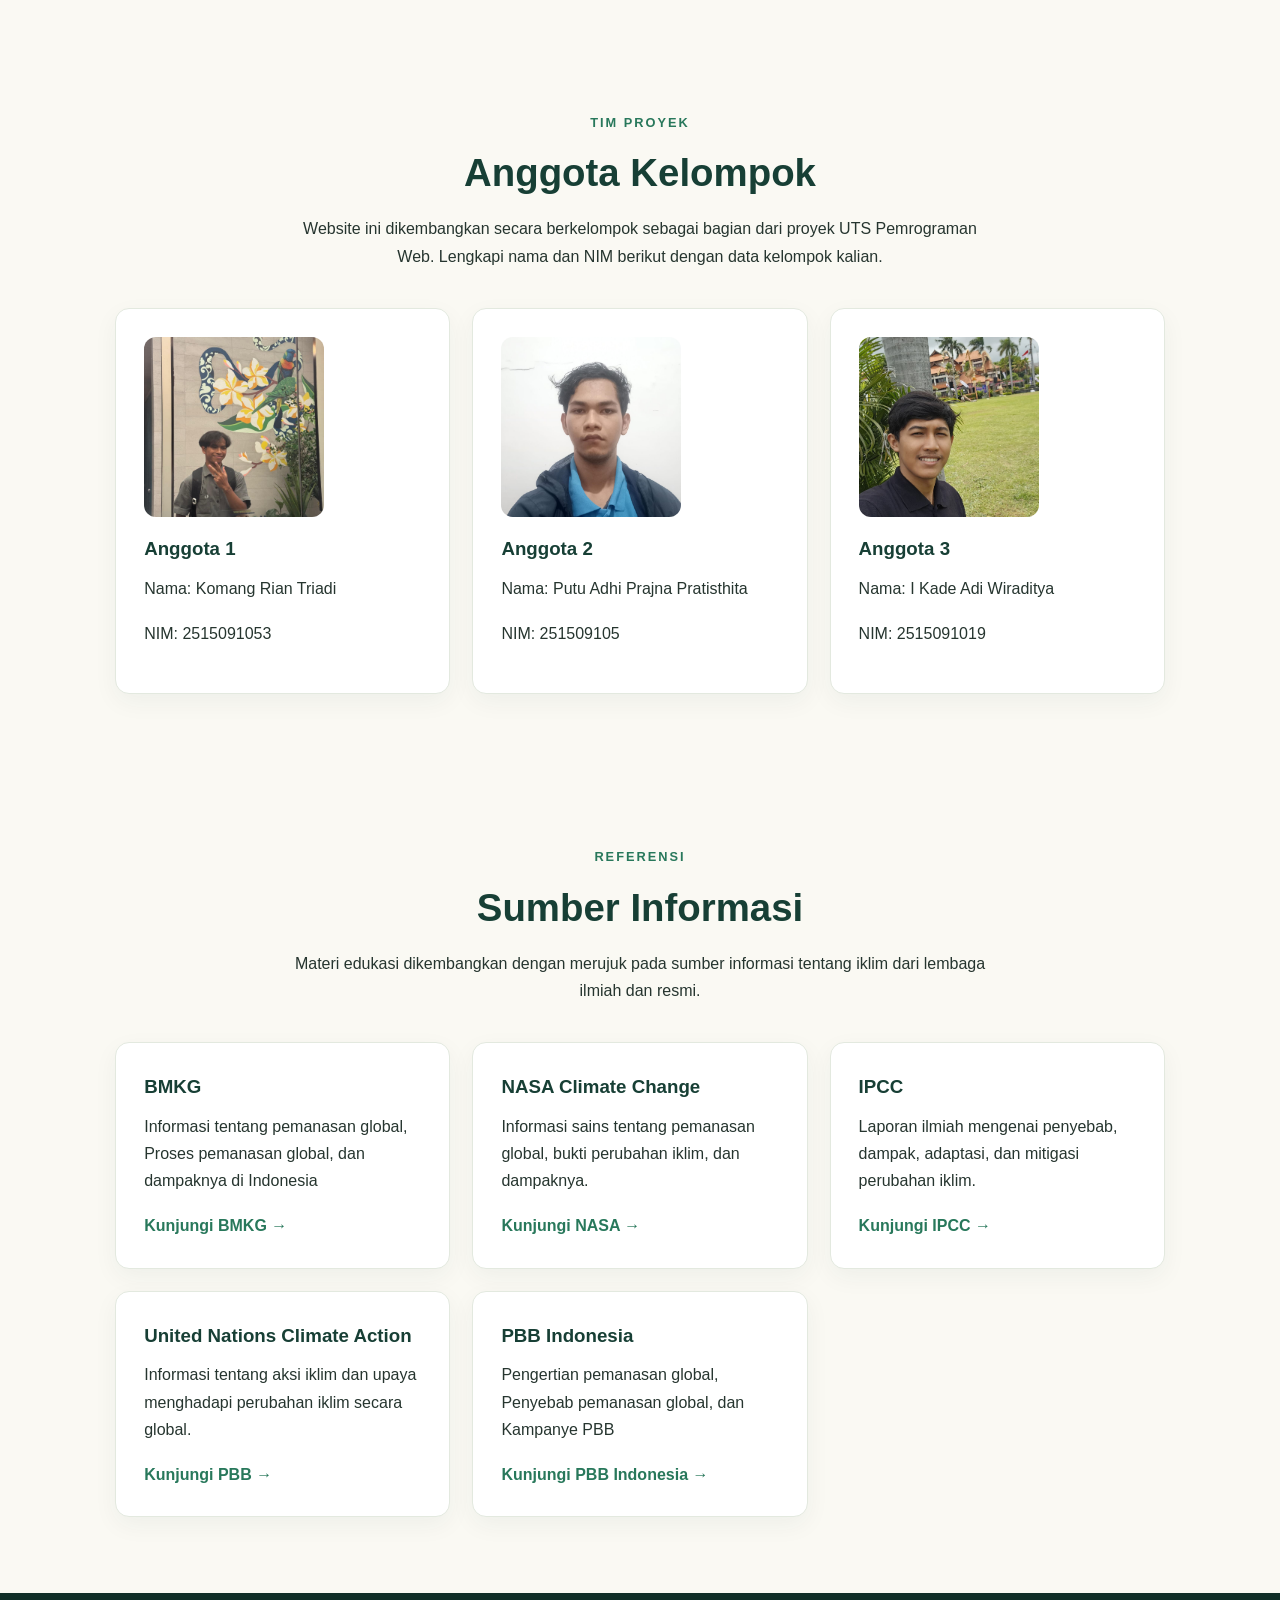
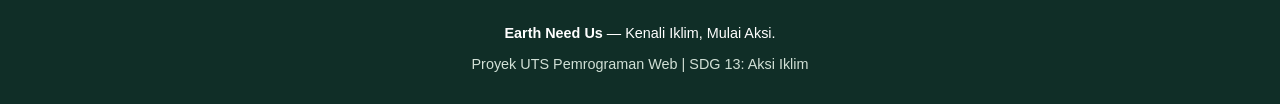
<file: tentang.html>
<!DOCTYPE html>
<html lang="id">
<head>
    <meta charset="UTF-8">
    <meta name="viewport" content="width=device-width, initial-scale=1.0">
    <title>Tentang Kami | Earth Need Us</title>
    <meta name="description" content="Kenali tujuan, anggota, dan sumber informasi proyek Earth Need Us.">
    <link rel="stylesheet" href="style.css">
</head>
<body>

    <header class="site-header">
        <a href="index.html" class="logo">Earth Need Us<span>.</span></a>

        <nav aria-label="Navigasi utama">
            <a href="index.html">Beranda</a>
            <a href="edukasi.html">Edukasi</a>
            <a href="panduan.html">Aksi Nyata</a>
            <a href="artikel.html">Artikel</a>
            <a href="tentang.html" aria-current="page">Tentang</a>
        </nav>
    </header>

    <main>
        <section class="hero">
            <div class="hero-content">
                <p class="eyebrow">TENTANG PROYEK KAMI</p>
                <h1>Mengenal <span>Earth Need Us</span></h1>
                <p class="hero-description">
                    Earth Need Us adalah website edukasi yang mengajak
                    masyarakat memahami perubahan iklim dan mengambil
                    tindakan sederhana untuk menjaga lingkungan.
                    Website ini dibuat sebagai proyek UTS Pemrograman Web
                    dengan tema SDG 13: Aksi Iklim.
                </p>
                <div class="hero-buttons">
                    <a href="#tujuan" class="button button-primary">
                        Tujuan Kami
                    </a>
                    <a href="index.html" class="button button-secondary">
                        Kembali ke Beranda
                    </a>
                </div>
            </div>

            <div class="hero-visual">
    <img src="images/earth-hero.png"
         alt="Ilustrasi planet bumi"
         class="earth-image">
                <span class="leaf leaf-one">🌿</span>
                <span class="leaf leaf-two">🍃</span>
            </div>
        </section>

        <section class="section-container" id="tujuan">
            <p class="eyebrow">TUJUAN WEBSITE</p>
            <h2>Mengapa Earth Need Us Dibuat?</h2>
            <p>
                Website ini bertujuan menyediakan informasi dasar
                mengenai perubahan iklim, menjelaskan dampaknya terhadap
                kehidupan, dan mendorong tindakan yang lebih ramah
                lingkungan dalam kehidupan sehari-hari.
            </p>

            <div class="feature-grid">
                <article class="feature-card">
                    <span class="feature-icon">📖</span>
                    <h3>Edukasi</h3>
                    <p>Membantu pengunjung memahami perubahan iklim dengan bahasa sederhana.</p>
                </article>

                <article class="feature-card">
                    <span class="feature-icon">🌱</span>
                    <h3>Aksi</h3>
                    <p>Mengenalkan kebiasaan yang dapat mendukung pengurangan emisi.</p>
                </article>

                <article class="feature-card">
                    <span class="feature-icon">🤝</span>
                    <h3>Kesadaran</h3>
                    <p>Mendorong kepedulian terhadap lingkungan dan masa depan bumi.</p>
                </article>
            </div>
        </section>

        <section class="section-container">
            <p class="eyebrow">SASARAN PENGUNJUNG</p>
            <h2>Untuk Siapa Website Ini?</h2>
            <p>
                Website ini ditujukan terutama bagi pelajar dan masyarakat
                umum yang ingin mengenal isu perubahan iklim serta
                menemukan langkah sederhana untuk ikut menjaga bumi.
            </p>
        </section>

        <section class="section-container">
            <p class="eyebrow">TIM PROYEK</p>
            <h2>Anggota Kelompok</h2>
            <p>
                Website ini dikembangkan secara berkelompok sebagai
                bagian dari proyek UTS Pemrograman Web.
                Lengkapi nama dan NIM berikut dengan data kelompok kalian.
            </p>

            <div class="feature-grid">
                 <article class="feature-card">
                    <img class="feature-card-img" src="images/rian.jpeg" alt="Komang Rian Triadi">
                    <h3>Anggota 1</h3>
                    <p>Nama: Komang Rian Triadi</p>
                    <p>NIM: 2515091053</p>
                </article>

                <article class="feature-card">
                    <img class="feature-card-img" src="images/adhi.jpeg" alt="Putu Adhi Prajna Pratisthita">
                    <h3>Anggota 2</h3>
                    <p>Nama: Putu Adhi Prajna Pratisthita</p>
                    <p>NIM: 251509105</p>
                </article>

                <article class="feature-card">
                    <img class="feature-card-img" src="images/wira.jpeg" alt="I Kade Adi Wiraditya">
                    <h3>Anggota 3</h3>
                    <p>Nama: I Kade Adi Wiraditya</p>
                    <p>NIM: 2515091019</p>
                </article>
                
            </div>
        </section>

        <section class="section-container">
            <p class="eyebrow">REFERENSI</p>
            <h2>Sumber Informasi</h2>
            <p>
                Materi edukasi dikembangkan dengan merujuk pada sumber
                informasi tentang iklim dari lembaga ilmiah dan resmi.
            </p>

            <div class="feature-grid">
                 <article class="feature-card">
                    <h3> BMKG </h3>
                    <P>
                        Informasi tentang pemanasan global,
                        Proses pemanasan global, dan dampaknya di Indonesia
                    </P>
                    <a href="https://gaw-bariri.bmkg.go.id/publikasi/gawsarium/243-perubahan-iklim"
                       target="_blank" rel="noopener noreferrer">
                        Kunjungi BMKG →
                    </a>
                </article>


                <article class="feature-card">
                    <h3>NASA Climate Change</h3>
                    <p>
                        Informasi sains tentang pemanasan global,
                        bukti perubahan iklim, dan dampaknya.
                    </p>
                    <a href="https://climate.nasa.gov/"
                       target="_blank" rel="noopener noreferrer">
                        Kunjungi NASA →
                    </a>
                </article>

                <article class="feature-card">
                    <h3>IPCC</h3>
                    <p>
                        Laporan ilmiah mengenai penyebab, dampak,
                        adaptasi, dan mitigasi perubahan iklim.
                    </p>
                    <a href="https://www.ipcc.ch/"
                       target="_blank" rel="noopener noreferrer">
                        Kunjungi IPCC →
                    </a>
                </article>

                <article class="feature-card">
                    <h3>United Nations Climate Action</h3>
                    <p>
                        Informasi tentang aksi iklim dan upaya
                        menghadapi perubahan iklim secara global.
                    </p>
                    <a href="https://www.un.org/en/climatechange"
                       target="_blank" rel="noopener noreferrer">
                        Kunjungi PBB →
                    </a>
                </article>

                <article class="feature-card">
                    <h3> PBB Indonesia </h3>
                    <P>
                        Pengertian pemanasan global,
                       Penyebab pemanasan global, dan Kampanye PBB
                    </P>
                    <a href="https://indonesia.un.org/id/172909-apa-itu-perubahan-iklim"
                       target="_blank" rel="noopener noreferrer">
                        Kunjungi PBB Indonesia →
                    </a>
                </article>
                
            </div>
        </section>
    </main>

    <footer class="site-footer">
        <p><strong>Earth Need Us</strong> — Kenali Iklim, Mulai Aksi.</p>
        <p>Proyek UTS Pemrograman Web | SDG 13: Aksi Iklim</p>
    </footer>

</body>
</html>
</file>
<file: style.css>
/* ===== PENGATURAN DASAR ===== */
* {
    margin: 0;
    padding: 0;
    box-sizing: border-box;
}

:root {
    --green-dark: #173f35;
    --green: #28785b;
    --green-light: #eaf4e9;
    --cream: #faf9f3;
    --text: #26352f;
    --white: #ffffff;
}

html {
    scroll-behavior: smooth;
}

body {
    font-family: Arial, Helvetica, sans-serif;
    background: var(--cream);
    color: var(--text);
    line-height: 1.7;
}

a {
    color: inherit;
    text-decoration: none;
}

a:focus-visible {
    outline: 3px solid #e7b94d;
    outline-offset: 4px;
}

/* ===== HEADER DAN NAVIGASI ===== */
.site-header {
    display: flex;
    justify-content: space-between;
    align-items: center;
    gap: 24px;
    padding: 22px 7%;
    background: var(--white);
}

.logo {
    color: var(--green-dark);
    font-size: 1.35rem;
    font-weight: 800;
    white-space: nowrap;
}

.logo span {
    color: #80a95b;
}

.site-header nav {
    display: flex;
    flex-wrap: wrap;
    gap: 22px;
}

.site-header nav a {
    font-size: 0.95rem;
    font-weight: 600;
}

.site-header nav a:hover {
    color: var(--green);
}

/* ===== BERANDA / HERO ===== */
.hero {
    display: flex;
    align-items: center;
    justify-content: space-between;
    gap: 48px;
    padding: 80px 9%;
    background: var(--green-light);
}

.hero-content {
    flex: 1;
    max-width: 650px;
}

.eyebrow {
    color: var(--green);
    font-size: 0.8rem;
    font-weight: 800;
    letter-spacing: 2px;
    margin-bottom: 16px;
}

.hero h1 {
    color: var(--green-dark);
    font-size: clamp(2.2rem, 5vw, 4rem);
    line-height: 1.15;
    margin-bottom: 24px;
}

.hero h1 span {
    color: var(--green);
}

.hero-description {
    max-width: 560px;
    margin-bottom: 28px;
}

.hero-buttons {
    display: flex;
    flex-wrap: wrap;
    gap: 14px;
}

.button {
    display: inline-block;
    padding: 12px 20px;
    border: 2px solid var(--green);
    border-radius: 8px;
    font-weight: 700;
    text-align: center;
    transition: background 0.2s, color 0.2s;
}

.button-primary {
    background: var(--green);
    color: var(--white);
}

.button-primary:hover {
    background: var(--green-dark);
}

.button-secondary {
    color: var(--green-dark);
}

.button-secondary:hover {
    background: var(--white);
}

/* ===== ILUSTRASI BUMI ===== */
.hero-visual {
    position: relative;
    display: flex;
    flex: 0 1 340px;
    width: 340px;
    min-height: 300px;
    align-items: center;
    justify-content: center;
    border-radius: 48% 52% 45% 55%;
    background: #d4e8c7;
}

.earth-image {
    display: block;
    width: 70%;
    max-width: 220px;
    height: auto;
    object-fit: contain;
}

.leaf {
    position: absolute;
    font-size: 3rem;
}

.leaf-one {
    top: 25px;
    left: 25px;
}

.leaf-two {
    right: 20px;
    bottom: 20px;
}

/* ===== BAGIAN PENGENALAN ===== */
.section-container {
    padding: 76px 9%;
    text-align: center;
}


.expl-green{
    color:var(--green)
}

.section-container h2,
.call-to-action h2 {
    color: var(--green-dark);
    font-size: clamp(1.8rem, 3vw, 2.5rem);
    line-height: 1.25;
    margin-bottom: 18px;
}

.section-container > p:not(.eyebrow) {
    max-width: 700px;
    margin: 0 auto 32px;
}

.feature-grid {
    display: grid;
    grid-template-columns: repeat(3, minmax(0, 1fr));
    gap: 22px;
    margin-top: 38px;
    text-align: left;
}

.feature-card {
    padding: 28px;
    background: var(--white);
    border: 1px solid #e3e9df;
    border-radius: 14px;
    box-shadow: 0 8px 24px rgba(23, 63, 53, 0.05);
}

.feature-icon {
    display: inline-block;
    margin-bottom: 12px;
    font-size: 2.4rem;
}

.feature-card h3 {
    color: var(--green-dark);
    margin-bottom: 10px;
}

.feature-card p {
    margin-bottom: 18px;
}

.feature-card a {
    color: var(--green);
    font-weight: 700;
}

.feature-card a:hover {
    text-decoration: underline;
}

.feature-card-img {
    width: 180px;             
    height: 180px;          
    object-fit: cover;       
    border-radius: 12px;     
    margin-bottom: 16px;    
    display: block;
}

/* ===== AJAKAN BERTINDAK ===== */
.call-to-action {
    padding: 64px 9%;
    background: var(--green-dark);
    color: var(--white);
    text-align: center;
}

.call-to-action h2 {
    color: var(--white);
}

.call-to-action p {
    margin-bottom: 24px;
}

.button-light {
    background: var(--white);
    border-color: var(--white);
    color: var(--green-dark);
}

.button-light:hover {
    background: var(--green-light);
}

/* ===== FOOTER ===== */
.site-footer {
    padding: 28px 7%;
    background: #102e27;
    color: var(--white);
    text-align: center;
    font-size: 0.9rem;
}

.site-footer p + p {
    margin-top: 6px;
    color: #d1e0d6;
}

/* ===== TAMPILAN TABLET ===== */
@media (max-width: 900px) {
    .site-header {
        flex-direction: column;
        gap: 16px;
    }

    .site-header nav {
        justify-content: center;
        gap: 12px 20px;
    }

    .hero {
        padding: 60px 6%;
        gap: 24px;
    }

    .hero-visual {
        flex-basis: 260px;
        min-height: 250px;
    }

    .feature-grid {
        grid-template-columns: repeat(2, minmax(0, 1fr));
    }
}

/* ===== TAMPILAN HP ===== */
@media (max-width: 600px) {
    .site-header {
        padding: 20px 5%;
    }

    .site-header nav {
        gap: 10px 16px;
    }

    .site-header nav a {
        font-size: 0.88rem;
    }

    .hero {
        flex-direction: column;
        padding: 48px 6%;
        text-align: center;
    }

    .hero-buttons {
        flex-direction: column;
    }

    .hero-buttons .button {
        width: 100%;
    }

    .hero-visual {
        flex: auto;
        width: 100%;
        min-height: 230px;
    }

    .earth-circle {
        font-size: 9rem;
    }

    .section-container {
        padding: 52px 6%;
    }

    .feature-grid {
        grid-template-columns: 1fr;
    }

    .feature-card {
        padding: 24px;
    }

    .call-to-action {
        padding: 48px 6%;
    }
}
/* ===== LOGO SDG 13 ===== */
.hero-label {
    display: flex;
    align-items: center;
    gap: 12px;
    margin-bottom: 16px;
}

.hero-label .eyebrow {
    margin-bottom: 0;
}

.sdg-image {
    text-align: start;
    width: 10%;
    height: 10%;
    object-fit: contain;
    border-radius: 6px;
}
</file>
